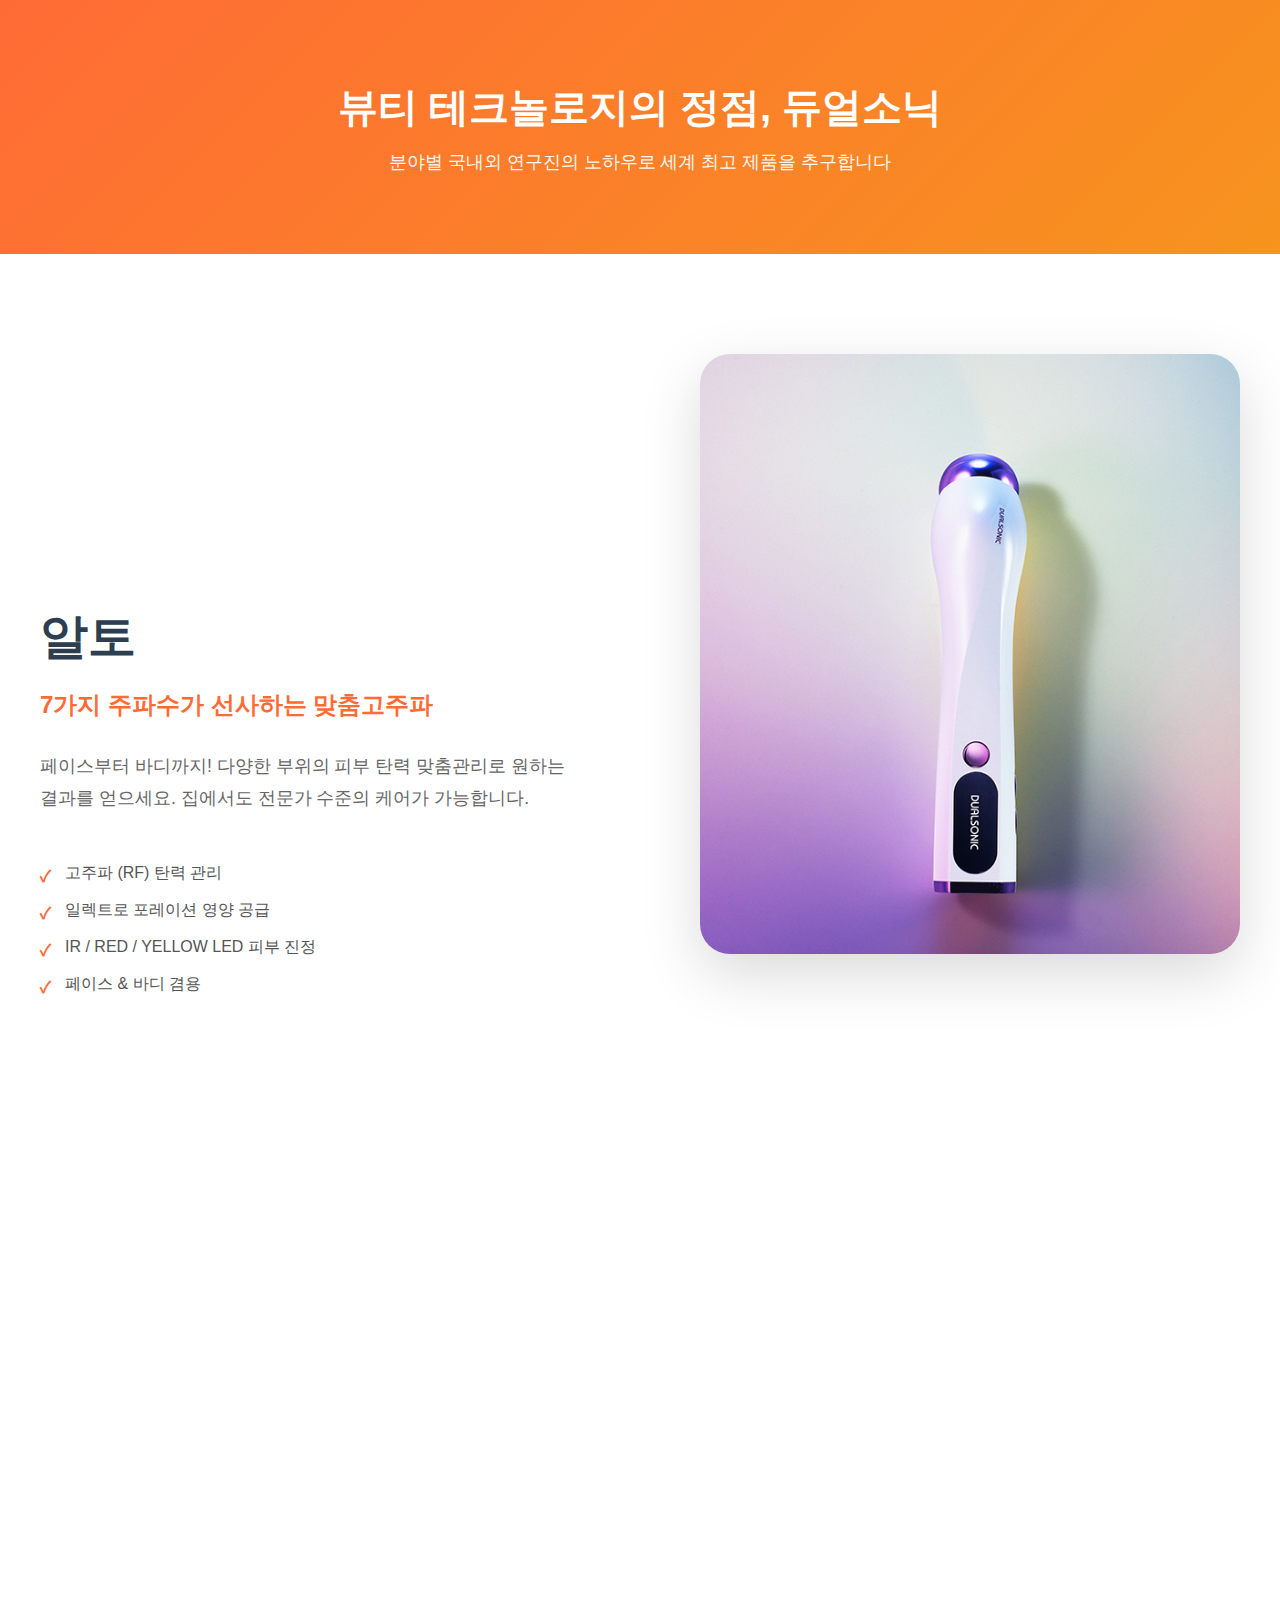
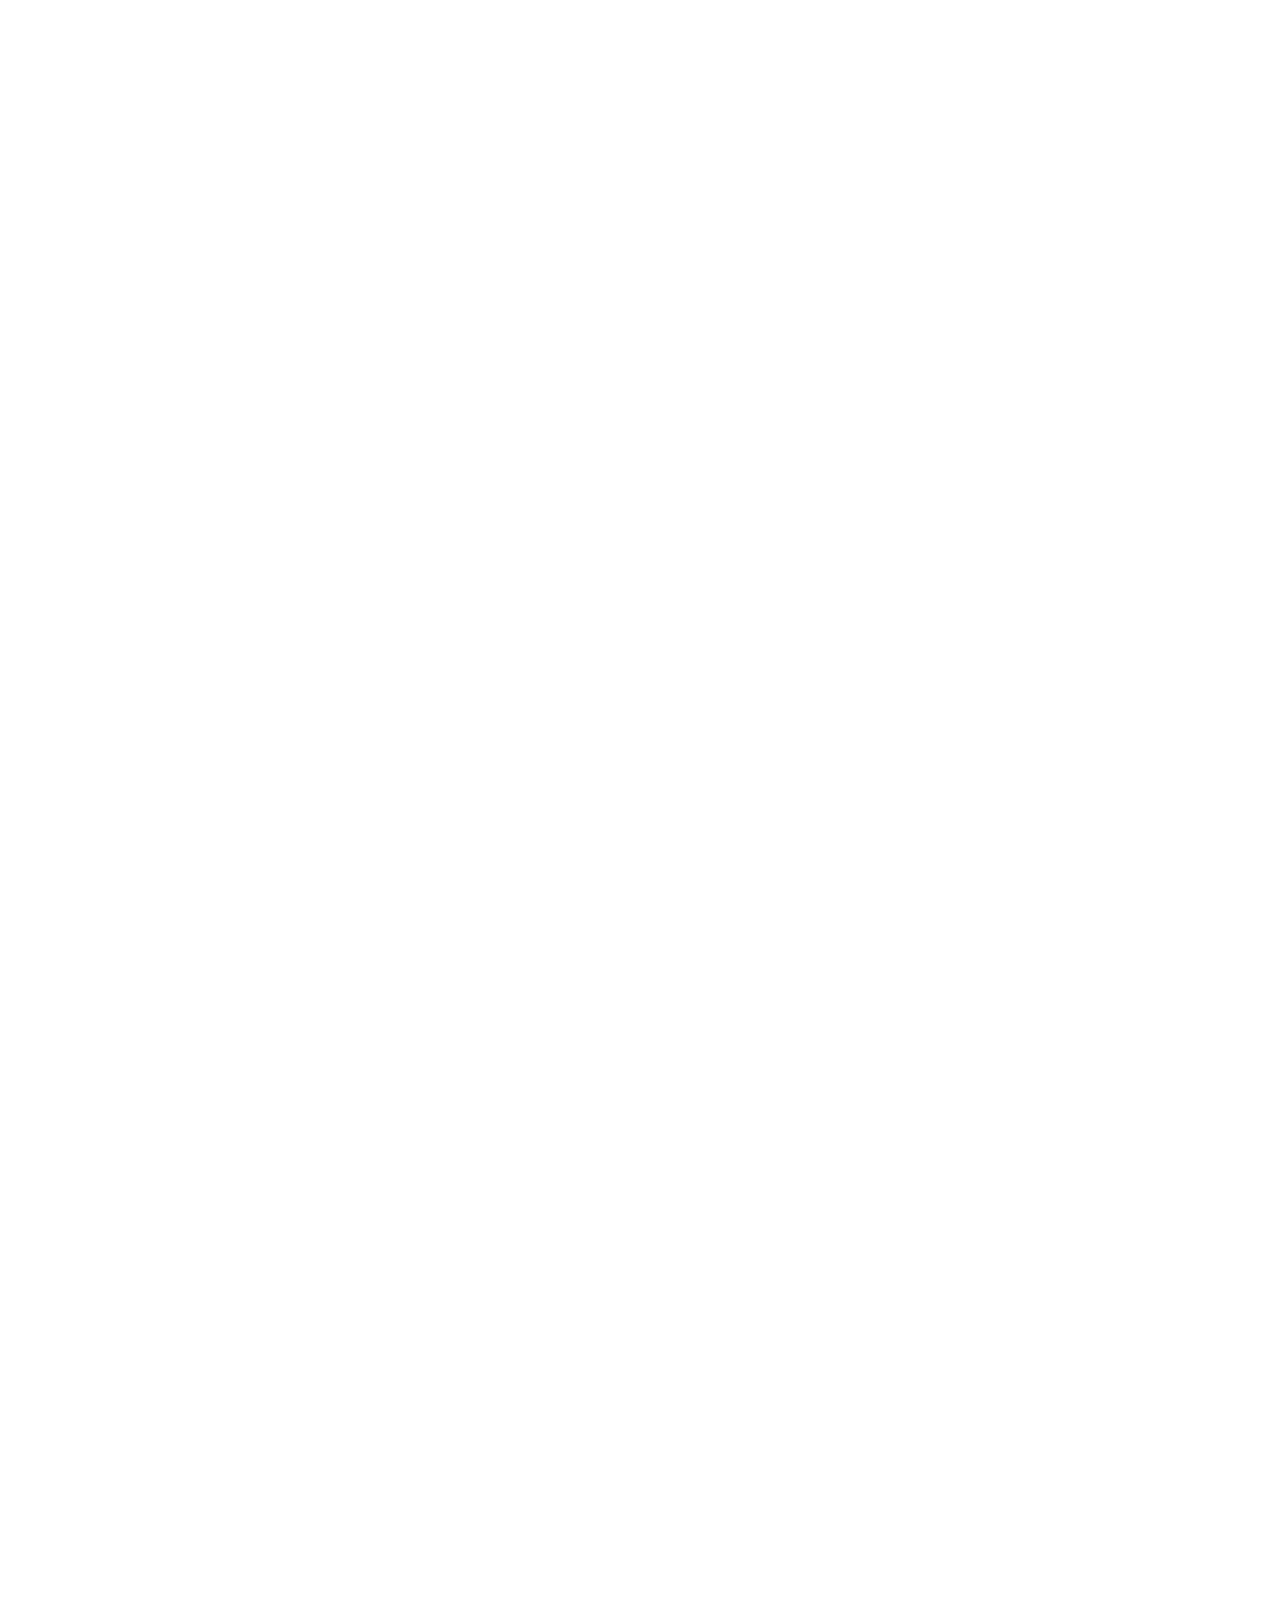
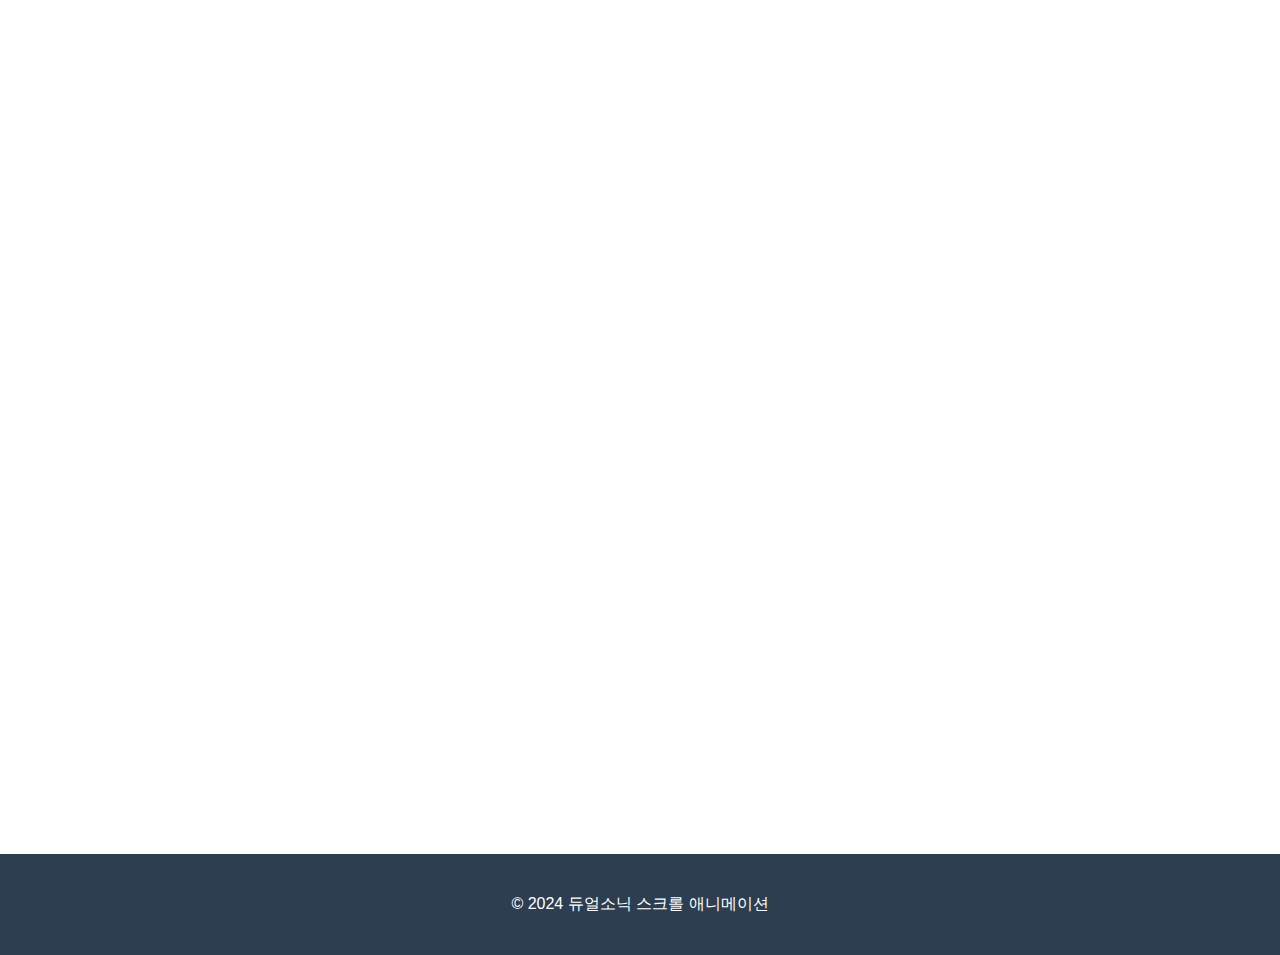
<file: scroll-animation.html>
<!DOCTYPE html>
<html lang="ko">
  <head>
    <meta charset="UTF-8" />
    <meta name="viewport" content="width=device-width, initial-scale=1.0" />
    <title>듀얼소닉 스크롤 애니메이션</title>
    <style>
      * {
        margin: 0;
        padding: 0;
        box-sizing: border-box;
      }

      body {
        font-family: "Noto Sans KR", -apple-system, BlinkMacSystemFont,
          "Segoe UI", sans-serif;
        background: #fff;
        overflow-x: hidden;
      }

      header {
        background: linear-gradient(135deg, #ff6b35 0%, #f7931e 100%);
        color: white;
        text-align: center;
        padding: 80px 20px;
      }

      header h1 {
        font-size: 2.5rem;
        margin-bottom: 15px;
      }

      header p {
        font-size: 1.1rem;
        opacity: 0.95;
      }

      .side_sect.mo_over {
        max-width: 1400px;
        margin: 0 auto;
        padding: 100px 40px;
        position: relative;
      }

      .scroll-section {
        display: flex;
        gap: 80px;
        align-items: flex-start;
      }

      .text-content {
        flex: 1;
        padding-right: 40px;
      }

      .product-item {
        min-height: 100vh;
        display: flex;
        flex-direction: column;
        justify-content: center;
        padding: 60px 0;
        opacity: 0;
        transform: translateY(0);
        transition: opacity 0.8s ease, transform 0.8s ease;
        position: relative;
      }

      .product-item.active {
        opacity: 1;
        transform: translateY(0);
      }

      .product-item.passed {
        opacity: 0;
        transform: translateY(-100px);
      }

      .product-item h2 {
        font-size: 3rem;
        color: #2c3e50;
        margin-bottom: 20px;
        font-weight: 700;
      }

      .product-item .subtitle {
        font-size: 1.5rem;
        color: #ff6b35;
        margin-bottom: 30px;
        font-weight: 600;
      }

      .product-item .description {
        font-size: 1.1rem;
        color: #666;
        line-height: 1.8;
        margin-bottom: 20px;
      }

      .product-item .features {
        list-style: none;
        margin-top: 20px;
      }

      .product-item .features li {
        font-size: 1rem;
        color: #555;
        padding: 8px 0;
        padding-left: 25px;
        position: relative;
      }

      .product-item .features li::before {
        content: "✓";
        position: absolute;
        left: 0;
        color: #ff6b35;
        font-weight: bold;
      }

      .image-content {
        flex: 1;
        position: sticky;
        top: 100px;
        height: 600px;
        display: flex;
        align-items: center;
        justify-content: center;
      }

      .image-wrapper {
        width: 100%;
        height: 100%;
        position: relative;
        border-radius: 30px;
        overflow: hidden;
        box-shadow: 0 20px 60px rgba(0, 0, 0, 0.15);
      }

      .product-image {
        position: absolute;
        top: 0;
        left: 0;
        width: 100%;
        height: 100%;
        opacity: 0;
        transition: opacity 0.8s ease;
        display: flex;
        align-items: center;
        justify-content: center;
        font-size: 4rem;
        background: linear-gradient(135deg, #f5f7fa 0%, #c3cfe2 100%);
      }

      .product-image.active {
        opacity: 1;
      }

      .product-image img {
        width: 100%;
        height: 100%;
        object-fit: cover;
      }

      .scroll-progress {
        position: fixed;
        top: 0;
        left: 0;
        width: 0%;
        height: 4px;
        background: linear-gradient(90deg, #ff6b35, #f7931e);
        z-index: 1000;
        transition: width 0.1s ease;
      }

      @media (max-width: 1024px) {
        .scroll-section {
          flex-direction: column;
          gap: 40px;
        }

        .text-content {
          padding-right: 0;
        }

        .image-content {
          position: relative;
          top: 0;
          height: 400px;
          order: -1;
        }

        .product-item {
          min-height: auto;
          padding: 40px 0;
        }

        .product-item h2 {
          font-size: 2rem;
        }
      }

      @media (max-width: 768px) {
        .side_sect.mo_over {
          padding: 60px 20px;
        }

        header h1 {
          font-size: 1.8rem;
        }

        header p {
          font-size: 1rem;
        }

        .product-item h2 {
          font-size: 1.8rem;
        }

        .product-item .subtitle {
          font-size: 1.2rem;
        }

        .product-item .description {
          font-size: 1rem;
        }

        .image-content {
          height: 300px;
        }
      }

      html {
        scroll-behavior: smooth;
      }

      footer {
        background: #2c3e50;
        color: white;
        text-align: center;
        padding: 40px 20px;
      }
    </style>
  </head>
  <body>
    <div class="scroll-progress"></div>

    <header>
      <h1>뷰티 테크놀로지의 정점, 듀얼소닉</h1>
      <p>분야별 국내외 연구진의 노하우로 세계 최고 제품을 추구합니다</p>
    </header>

    <div class="side_sect mo_over">
      <div class="scroll-section">
        <div class="text-content">
          <div class="product-item" data-product="alto">
            <h2>알토</h2>
            <p class="subtitle">7가지 주파수가 선사하는 맞춤고주파</p>
            <p class="description">
              페이스부터 바디까지! 다양한 부위의 피부 탄력 맞춤관리로 원하는
              결과를 얻으세요. 집에서도 전문가 수준의 케어가 가능합니다.
            </p>
            <ul class="features">
              <li>고주파 (RF) 탄력 관리</li>
              <li>일렉트로 포레이션 영양 공급</li>
              <li>IR / RED / YELLOW LED 피부 진정</li>
              <li>페이스 & 바디 겸용</li>
            </ul>
          </div>

          <div class="product-item" data-product="professional-alpha">
            <h2>프로페셔널 알파</h2>
            <p class="subtitle">더 빠르고 강력한 고밀도 탄력케어</p>
            <p class="description">
              피부 속부터 느껴지는 더욱 쫀쫀한 탄력 개선효과를 경험하세요. 더
              정밀한 홈케어 기술의 혁신으로 프로페셔널한 결과를 만들어냅니다.
            </p>
            <ul class="features">
              <li>고밀도 집중초음파 기술</li>
              <li>더 빠른 탄력 개선 효과</li>
              <li>정밀한 에너지 전달 시스템</li>
              <li>즉각적인 리프팅 효과</li>
            </ul>
          </div>

          <div class="product-item" data-product="maximum">
            <h2>맥시멈</h2>
            <p class="subtitle">단 하나로 완벽한 데일리 케어</p>
            <p class="description">
              7가지 기능을 하나의 기기에 담았습니다! 집중초음파부터 LED
              케어까지, 매일매일 필요한 모든 피부 관리를 맥시멈 하나로
              해결하세요.
            </p>
            <ul class="features">
              <li>집중초음파 (HIFU) 탄력 케어</li>
              <li>RF 고주파 주름 개선</li>
              <li>EP (일렉트로 포레이션)</li>
              <li>미세전류 & IR/RED/YELLOW LED</li>
            </ul>
          </div>

          <div class="product-item" data-product="professional">
            <h2>프로페셔널</h2>
            <p class="subtitle">단 1회만에 느껴지는 깊은 탄력의 차이</p>
            <p class="description">
              듀얼소닉만의 집중초음파(HIFU) 에너지를 더 강력하게 피부 깊은
              곳까지 전달합니다. 1회 사용으로도 느껴지는 즉각적인 탄력과
              보습효과를 경험하세요.
            </p>
            <ul class="features">
              <li>강력한 HIFU 에너지</li>
              <li>1회 사용으로 즉각 효과</li>
              <li>깊은 진피층까지 전달</li>
              <li>장기적인 콜라겐 생성 촉진</li>
            </ul>
          </div>
        </div>

        <div class="image-content">
          <div class="image-wrapper">
            <div class="product-image active" data-product="alto">
              <img src="./images/device_slide01.jpg" alt="알토" />
            </div>

            <div class="product-image" data-product="professional-alpha">
              <img src="./images/device_slide02.jpg" alt="프로페셔널 알파" />
            </div>

            <div class="product-image" data-product="maximum">
              <img src="./images/device_slide03.jpg" alt="맥시멈" />
            </div>

            <div class="product-image" data-product="professional">
              <img src="./images/device_slide04.jpg" alt="프로페셔널" />
            </div>
          </div>
        </div>
      </div>
    </div>

    <footer>
      <p>© 2024 듀얼소닉 스크롤 애니메이션</p>
    </footer>

    <script>
      const progressBar = document.querySelector(".scroll-progress");
      window.addEventListener("scroll", () => {
        const windowHeight = window.innerHeight;
        const documentHeight = document.documentElement.scrollHeight;
        const scrollTop = window.pageYOffset;
        const scrollPercent =
          (scrollTop / (documentHeight - windowHeight)) * 100;
        progressBar.style.width = scrollPercent + "%";
      });

      const productItems = document.querySelectorAll(".product-item");
      const productImages = document.querySelectorAll(".product-image");

      function updateActiveProduct() {
        const scrollPosition = window.scrollY + window.innerHeight / 2;

        productItems.forEach((item) => {
          const itemTop = item.offsetTop;
          const itemBottom = itemTop + item.offsetHeight;
          const productId = item.getAttribute("data-product");

          if (scrollPosition >= itemTop && scrollPosition <= itemBottom) {
            item.classList.add("active");
            item.classList.remove("passed");

            productImages.forEach((img) => {
              if (img.getAttribute("data-product") === productId) {
                img.classList.add("active");
              } else {
                img.classList.remove("active");
              }
            });
          } else if (scrollPosition > itemBottom) {
            item.classList.remove("active");
            item.classList.add("passed");
          } else {
            item.classList.remove("active");
            item.classList.remove("passed");
          }
        });
      }

      window.addEventListener("scroll", updateActiveProduct);
      updateActiveProduct();
    </script>
  </body>
</html>
</file>
